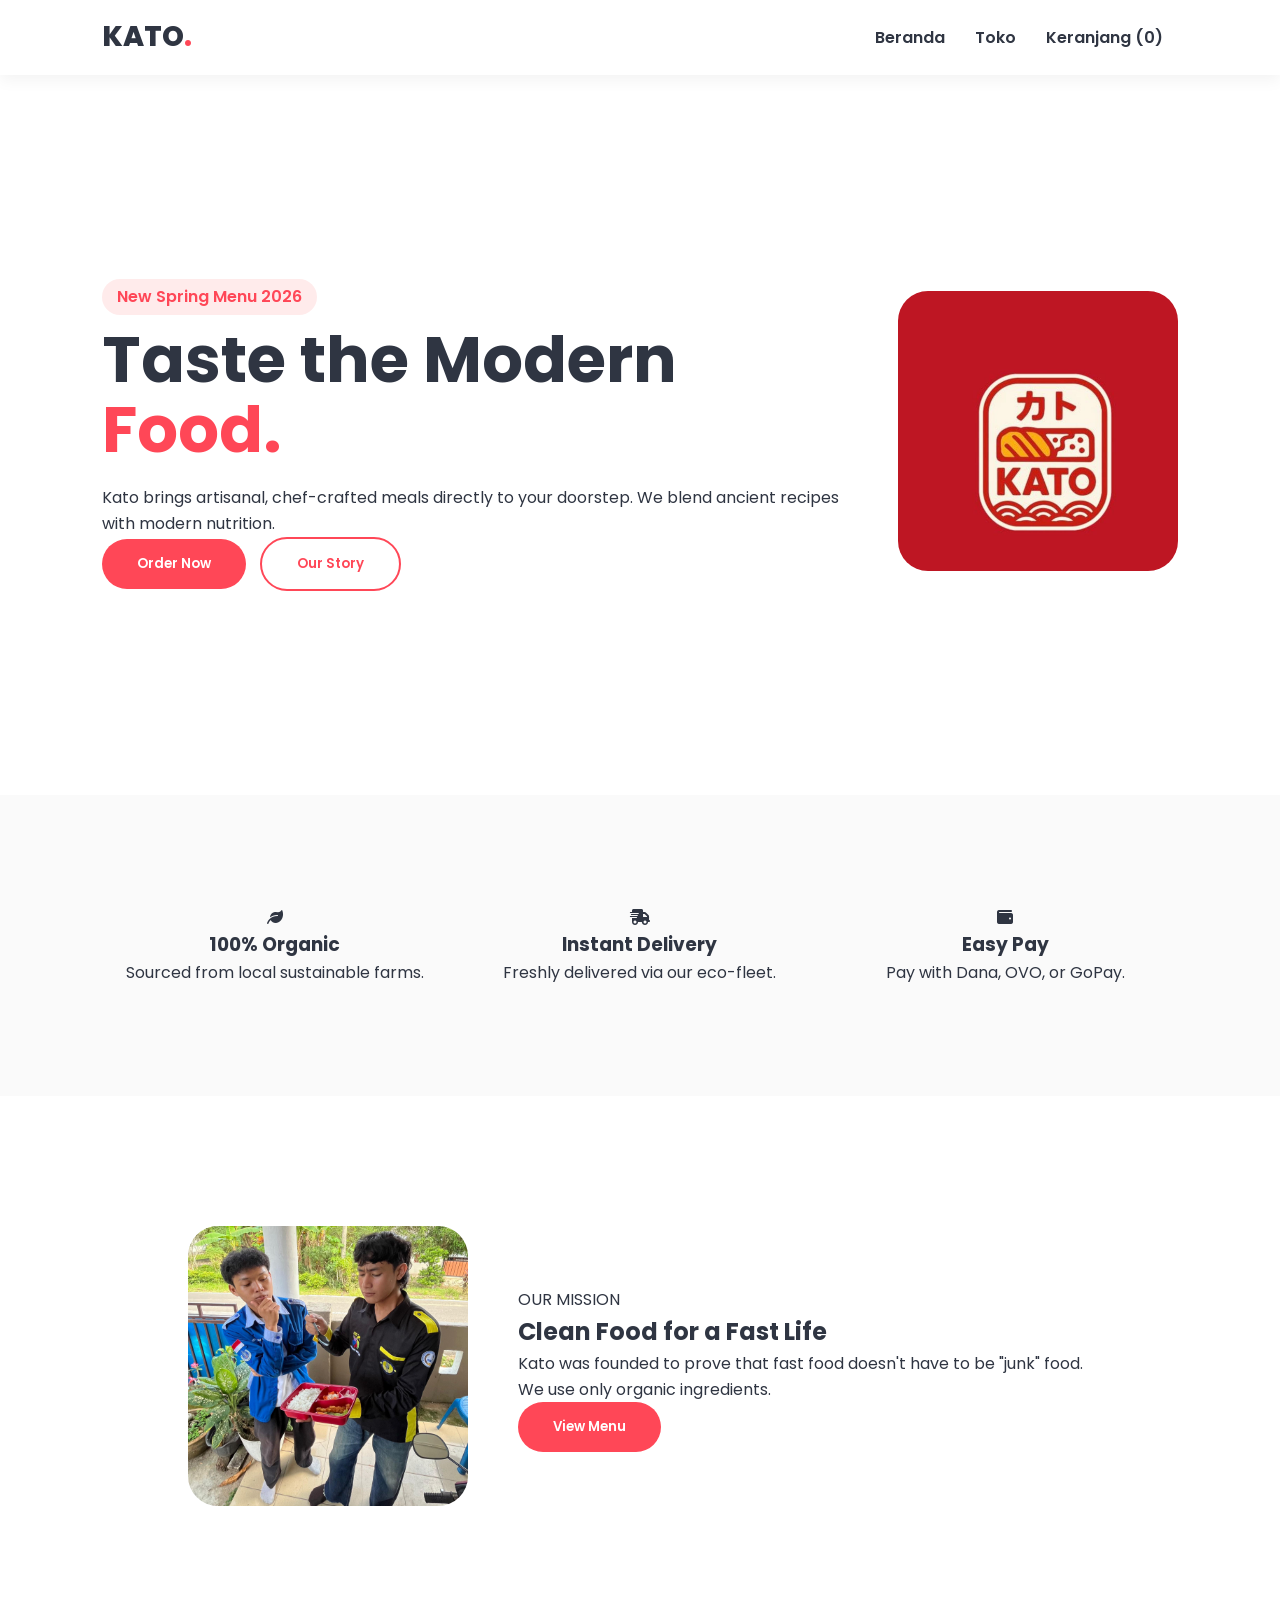
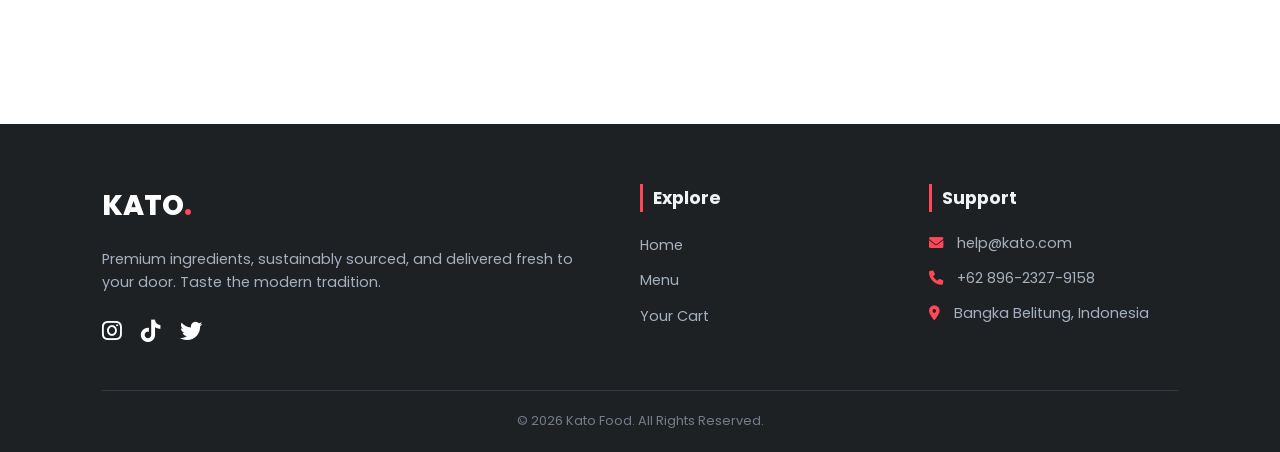
<file: index.html>
<!DOCTYPE html>
<html lang="en">
<head>
    <meta charset="UTF-8">
    <meta name="viewport" content="width=device-width, initial-scale=1.0">
    <title>Kato | Premium Food</title>

    <link rel="stylesheet" href="style.css">

    <!-- Font Awesome -->
    <link rel="stylesheet" href="https://cdnjs.cloudflare.com/ajax/libs/font-awesome/6.0.0/css/all.min.css">

    <!-- Google Font -->
    <link href="https://fonts.googleapis.com/css2?family=Poppins:wght@300;400;600;700&display=swap" rel="stylesheet">
</head>

<body>

    <!-- PREMIUM COLORFUL BACKGROUND -->
    <div class="bg-blobs">
        <div class="blob b1"></div>
        <div class="blob b2"></div>
        <div class="blob b3"></div>
        <div class="blob b4"></div>
        <div class="blob b5"></div>
    </div>

    <!-- Navigation -->
    <nav>
        <div class="logo" onclick="showSection('home')">
            KATO<span>.</span>
        </div>

        <ul class="nav-links">
            <li><a href="#" onclick="showSection('home')">Beranda</a></li>
            <li><a href="#" onclick="showSection('shop')">Toko</a></li>
            <li>
                <a href="#" onclick="showSection('cart')">
                    Keranjang (<span id="cart-count">0</span>)
                </a>
            </li>
        </ul>
    </nav>

    <!-- HOME -->
    <section id="home" class="page">

        <!-- HERO -->
        <div class="hero">

            <div class="hero-content">
                <div class="badge">New Spring Menu 2026</div>

                <h1>
                    Taste the Modern <br>
                    <span>Food.</span>
                </h1>

                <p>
                    Kato brings artisanal, chef-crafted meals directly to your doorstep.
                    We blend ancient recipes with modern nutrition.
                </p>

                <div class="hero-btns">
                    <button class="btn" onclick="showSection('shop')">
                        Order Now
                    </button>

                    <button class="btn btn-outline" onclick="scrollToAbout()">
                        Our Story
                    </button>
                </div>
            </div>

            <div class="hero-image">
                <img src="logo.jpg" alt="Healthy Bowl">
            </div>

        </div>

        <!-- FEATURES -->
        <div class="features-section">
            <div class="container">

                <div class="features-grid">

                    <div class="feature-card">
                        <i class="fas fa-leaf"></i>
                        <h3>100% Organic</h3>
                        <p>Sourced from local sustainable farms.</p>
                    </div>

                    <div class="feature-card">
                        <i class="fas fa-shipping-fast"></i>
                        <h3>Instant Delivery</h3>
                        <p>Freshly delivered via our eco-fleet.</p>
                    </div>

                    <div class="feature-card">
                        <i class="fas fa-wallet"></i>
                        <h3>Easy Pay</h3>
                        <p>Pay with Dana, OVO, or GoPay.</p>
                    </div>

                </div>
            </div>
        </div>

        <!-- ABOUT -->
        <div id="about-section" class="about-section">
            <div class="container">

                <div class="about-wrapper">

                    <div class="hero-image">
                        <img src="foto3.jpeg" alt="Our Kitchen">
                    </div>

                    <div class="about-text">
                        <span class="subtitle">OUR MISSION</span>

                        <h2>Clean Food for a Fast Life</h2>

                        <p>
                            Kato was founded to prove that fast food doesn't have to be
                            "junk" food. We use only organic ingredients.
                        </p>

                        <button class="btn" onclick="showSection('shop')">
                            View Menu
                        </button>
                    </div>

                </div>
            </div>
        </div>

    </section>

    <!-- SHOP -->
    <section id="shop" class="page" style="display:none;">
        <div class="container">

            <h2 class="section-title">Our Menu</h2>

            <div class="product-grid" id="product-grid"></div>

        </div>
    </section>

    <!-- PRODUCT DETAIL -->
    <section id="product-detail" class="page" style="display:none;">
        <div class="container">

            <button class="back-btn" onclick="showSection('shop')">
                ← Back to Shop
            </button>

            <div class="detail-container" id="detail-content"></div>

        </div>
    </section>

    <!-- CART -->
    <section id="cart" class="page" style="display:none;">
        <div class="container">

            <h2 class="section-title">Your Cart</h2>

            <div id="cart-items-container"></div>

            <div class="cart-summary" id="cart-summary"></div>

        </div>
    </section>

    <!-- CHECKOUT -->
    <section id="checkout" class="page" style="display:none;">
        <div class="container">

            <h2 class="section-title">Checkout</h2>

            <div class="checkout-wrapper">

                <form id="checkout-form">

                    <h3>1. Shipping Details</h3>

                    <input type="text" placeholder="Full Name" required>

                    <input type="email" placeholder="Email Address" required>

                    <textarea placeholder="Full Address (Street, House No, City)" required></textarea>

                    <h3>2. Choose E-Wallet</h3>

                    <div class="payment-grid">

                        <label class="payment-option">
                            <input type="radio" name="payment" value="Dana" checked>

                            <div class="pay-card dana">
                                <img src="dana.jpg" alt="Dana">
                                <span>DANA</span>
                            </div>
                        </label>

                        <label class="payment-option">
                            <input type="radio" name="payment" value="OVO">

                            <div class="pay-card ovo">
                                <img src="ovo.jpg" alt="OVO">
                                <span>OVO</span>
                            </div>
                        </label>

                        <label class="payment-option">
                            <input type="radio" name="payment" value="GoPay">

                            <div class="pay-card gopay">
                                <img src="gopayy.jpg" alt="GoPay">
                                <span>GoPay</span>
                            </div>
                        </label>

                    </div>

                    <div id="ewallet-phone-input">

                        <p style="margin-top:20px; font-size:0.9rem; color:#666;">
                            Enter your E-Wallet Phone Number:
                        </p>

                        <input type="tel" placeholder="0812-XXXX-XXXX" required>

                    </div>

                    <button type="submit"
                        class="btn checkout-submit-btn"
                        style="width:100%; margin-top:30px;">
                        Pay Now
                    </button>

                </form>

            </div>
        </div>
    </section>

    <!-- FOOTER -->
    <footer>

        <div class="footer-container">

            <div class="footer-brand">

                <div class="logo">
                    KATO<span>.</span>
                </div>

                <p>
                    Premium ingredients, sustainably sourced,
                    and delivered fresh to your door.
                    Taste the modern tradition.
                </p>

                <div class="social-links">
                    <a href="#"><i class="fab fa-instagram"></i></a>
                    <a href="#"><i class="fab fa-tiktok"></i></a>
                    <a href="#"><i class="fab fa-twitter"></i></a>
                </div>

            </div>

            <div class="footer-links">

                <h4>Explore</h4>

                <ul>
                    <li><a href="#" onclick="showSection('home')">Home</a></li>
                    <li><a href="#" onclick="showSection('shop')">Menu</a></li>
                    <li><a href="#" onclick="showSection('cart')">Your Cart</a></li>
                </ul>

            </div>

            <div class="footer-contact">

                <h4>Support</h4>

                <p><i class="fas fa-envelope"></i> help@kato.com</p>

                <p><i class="fas fa-phone"></i> +62 896-2327-9158</p>

                <p><i class="fas fa-map-marker-alt"></i> Bangka Belitung, Indonesia</p>

            </div>

        </div>

        <div class="footer-bottom">
            <p>&copy; 2026 Kato Food. All Rights Reserved.</p>
        </div>

    </footer>

    <!-- JS -->
    <script src="script.js"></script>

</body>
</html>
</file>
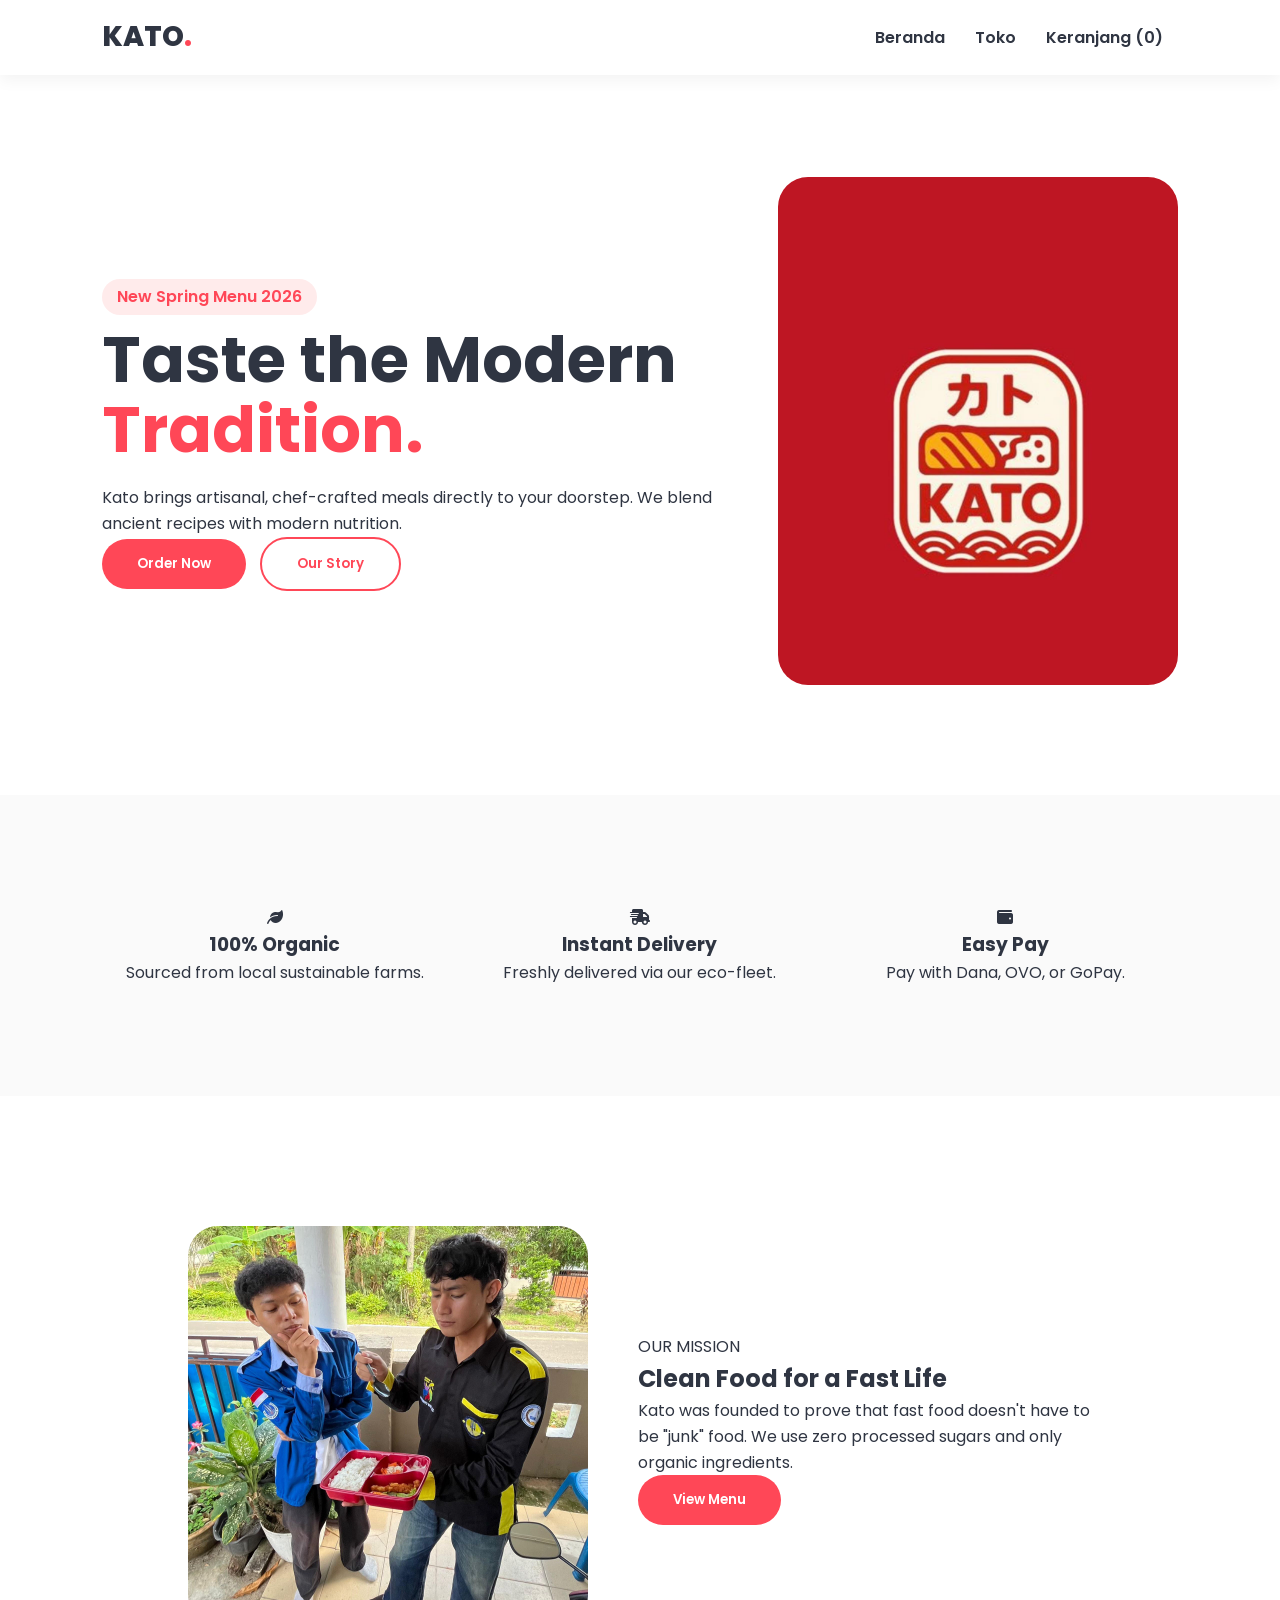
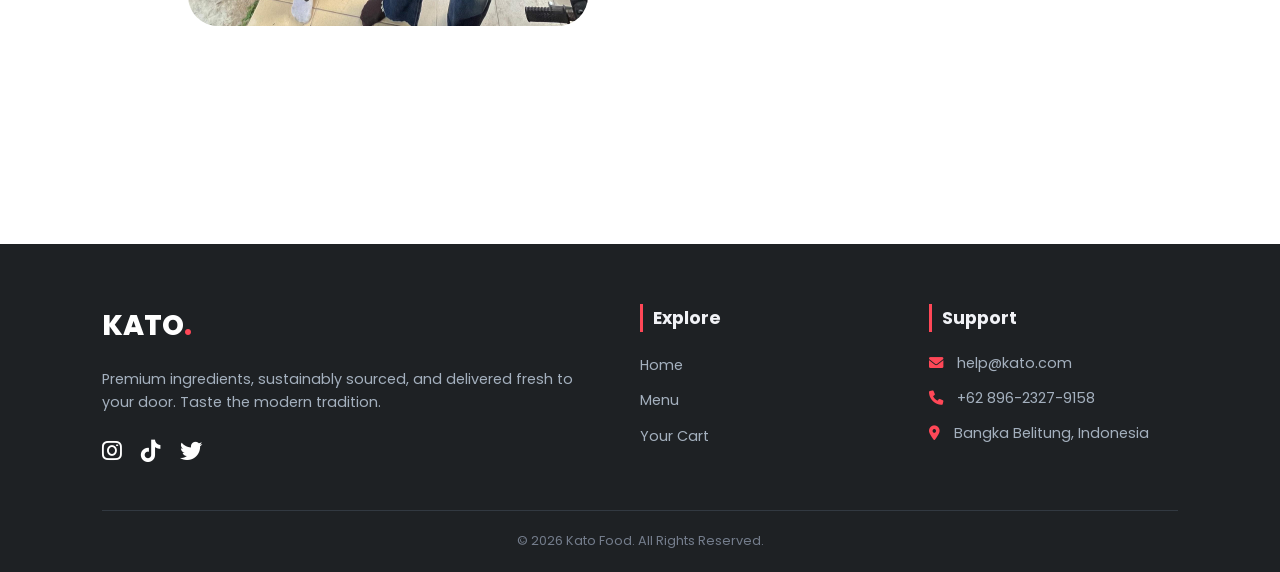
<file: kato/index.html>
<!DOCTYPE html>
<html lang="en">
<head>
    <meta charset="UTF-8">
    <meta name="viewport" content="width=device-width, initial-scale=1.0">
    <title>Kato | Premium Fresh Food</title>

    <link rel="stylesheet" href="style.css">

    <!-- Font Awesome -->
    <link rel="stylesheet" href="https://cdnjs.cloudflare.com/ajax/libs/font-awesome/6.0.0/css/all.min.css">

    <!-- Google Font -->
    <link href="https://fonts.googleapis.com/css2?family=Poppins:wght@300;400;600;700&display=swap" rel="stylesheet">
</head>

<body>

    <!-- PREMIUM COLORFUL BACKGROUND -->
    <div class="bg-blobs">
        <div class="blob b1"></div>
        <div class="blob b2"></div>
        <div class="blob b3"></div>
        <div class="blob b4"></div>
        <div class="blob b5"></div>
    </div>

    <!-- Navigation -->
    <nav>
        <div class="logo" onclick="showSection('home')">
            KATO<span>.</span>
        </div>

        <ul class="nav-links">
            <li><a href="#" onclick="showSection('home')">Beranda</a></li>
            <li><a href="#" onclick="showSection('shop')">Toko</a></li>
            <li>
                <a href="#" onclick="showSection('cart')">
                    Keranjang (<span id="cart-count">0</span>)
                </a>
            </li>
        </ul>
    </nav>

    <!-- HOME -->
    <section id="home" class="page">

        <!-- HERO -->
        <div class="hero">

            <div class="hero-content">
                <div class="badge">New Spring Menu 2026</div>

                <h1>
                    Taste the Modern <br>
                    <span>Tradition.</span>
                </h1>

                <p>
                    Kato brings artisanal, chef-crafted meals directly to your doorstep.
                    We blend ancient recipes with modern nutrition.
                </p>

                <div class="hero-btns">
                    <button class="btn" onclick="showSection('shop')">
                        Order Now
                    </button>

                    <button class="btn btn-outline" onclick="scrollToAbout()">
                        Our Story
                    </button>
                </div>
            </div>

            <div class="hero-image">
                <img src="logo.jpg" alt="Healthy Bowl">
            </div>

        </div>

        <!-- FEATURES -->
        <div class="features-section">
            <div class="container">

                <div class="features-grid">

                    <div class="feature-card">
                        <i class="fas fa-leaf"></i>
                        <h3>100% Organic</h3>
                        <p>Sourced from local sustainable farms.</p>
                    </div>

                    <div class="feature-card">
                        <i class="fas fa-shipping-fast"></i>
                        <h3>Instant Delivery</h3>
                        <p>Freshly delivered via our eco-fleet.</p>
                    </div>

                    <div class="feature-card">
                        <i class="fas fa-wallet"></i>
                        <h3>Easy Pay</h3>
                        <p>Pay with Dana, OVO, or GoPay.</p>
                    </div>

                </div>
            </div>
        </div>

        <!-- ABOUT -->
        <div id="about-section" class="about-section">
            <div class="container">

                <div class="about-wrapper">

                    <div class="hero-image">
                        <img src="foto3.jpeg" alt="Our Kitchen">
                    </div>

                    <div class="about-text">
                        <span class="subtitle">OUR MISSION</span>

                        <h2>Clean Food for a Fast Life</h2>

                        <p>
                            Kato was founded to prove that fast food doesn't have to be
                            "junk" food. We use zero processed sugars and only organic ingredients.
                        </p>

                        <button class="btn" onclick="showSection('shop')">
                            View Menu
                        </button>
                    </div>

                </div>
            </div>
        </div>

    </section>

    <!-- SHOP -->
    <section id="shop" class="page" style="display:none;">
        <div class="container">

            <h2 class="section-title">Our Menu</h2>

            <div class="product-grid" id="product-grid"></div>

        </div>
    </section>

    <!-- PRODUCT DETAIL -->
    <section id="product-detail" class="page" style="display:none;">
        <div class="container">

            <button class="back-btn" onclick="showSection('shop')">
                ← Back to Shop
            </button>

            <div class="detail-container" id="detail-content"></div>

        </div>
    </section>

    <!-- CART -->
    <section id="cart" class="page" style="display:none;">
        <div class="container">

            <h2 class="section-title">Your Cart</h2>

            <div id="cart-items-container"></div>

            <div class="cart-summary" id="cart-summary"></div>

        </div>
    </section>

    <!-- CHECKOUT -->
    <section id="checkout" class="page" style="display:none;">
        <div class="container">

            <h2 class="section-title">Checkout</h2>

            <div class="checkout-wrapper">

                <form id="checkout-form">

                    <h3>1. Shipping Details</h3>

                    <input type="text" placeholder="Full Name" required>

                    <input type="email" placeholder="Email Address" required>

                    <textarea placeholder="Full Address (Street, House No, City)" required></textarea>

                    <h3>2. Choose E-Wallet</h3>

                    <div class="payment-grid">

                        <label class="payment-option">
                            <input type="radio" name="payment" value="Dana" checked>

                            <div class="pay-card dana">
                                <img src="dana.jpg" alt="Dana">
                                <span>DANA</span>
                            </div>
                        </label>

                        <label class="payment-option">
                            <input type="radio" name="payment" value="OVO">

                            <div class="pay-card ovo">
                                <img src="ovo.jpg" alt="OVO">
                                <span>OVO</span>
                            </div>
                        </label>

                        <label class="payment-option">
                            <input type="radio" name="payment" value="GoPay">

                            <div class="pay-card gopay">
                                <img src="gopayy.jpg" alt="GoPay">
                                <span>GoPay</span>
                            </div>
                        </label>

                    </div>

                    <div id="ewallet-phone-input">

                        <p style="margin-top:20px; font-size:0.9rem; color:#666;">
                            Enter your E-Wallet Phone Number:
                        </p>

                        <input type="tel" placeholder="0812-XXXX-XXXX" required>

                    </div>

                    <button type="submit"
                        class="btn checkout-submit-btn"
                        style="width:100%; margin-top:30px;">
                        Pay Now
                    </button>

                </form>

            </div>
        </div>
    </section>

    <!-- FOOTER -->
    <footer>

        <div class="footer-container">

            <div class="footer-brand">

                <div class="logo">
                    KATO<span>.</span>
                </div>

                <p>
                    Premium ingredients, sustainably sourced,
                    and delivered fresh to your door.
                    Taste the modern tradition.
                </p>

                <div class="social-links">
                    <a href="#"><i class="fab fa-instagram"></i></a>
                    <a href="#"><i class="fab fa-tiktok"></i></a>
                    <a href="#"><i class="fab fa-twitter"></i></a>
                </div>

            </div>

            <div class="footer-links">

                <h4>Explore</h4>

                <ul>
                    <li><a href="#" onclick="showSection('home')">Home</a></li>
                    <li><a href="#" onclick="showSection('shop')">Menu</a></li>
                    <li><a href="#" onclick="showSection('cart')">Your Cart</a></li>
                </ul>

            </div>

            <div class="footer-contact">

                <h4>Support</h4>

                <p><i class="fas fa-envelope"></i> help@kato.com</p>

                <p><i class="fas fa-phone"></i> +62 896-2327-9158</p>

                <p><i class="fas fa-map-marker-alt"></i> Bangka Belitung, Indonesia</p>

            </div>

        </div>

        <div class="footer-bottom">
            <p>&copy; 2026 Kato Food. All Rights Reserved.</p>
        </div>

    </footer>

    <!-- JS -->
    <script src="script.js"></script>

</body>
</html>
</file>
<file: style.css>
:root {
    --primary: #FF4757;
    --secondary: #2F3542;
    --accent: #2ED573;
    --light: #F1F2F6;
    --white: #ffffff;
    --dana: #118EEA;
    --ovo: #4C2A86;
    --gopay: #00AED6;
}

* { margin: 0; padding: 0; box-sizing: border-box; font-family: 'Poppins', sans-serif; }
body { background-color: var(--light); color: var(--secondary); line-height: 1.6; }

/* Navigation */
nav { display: flex; justify-content: space-between; align-items: center; padding: 15px 8%; background: var(--white); position: sticky; top: 0; z-index: 1000; box-shadow: 0 5px 15px rgba(0,0,0,0.05); }
.logo { font-size: 28px; font-weight: 800; cursor: pointer; }
.logo span { color: var(--primary); }
.nav-links { display: flex; list-style: none; }
.nav-links a { text-decoration: none; color: var(--secondary); font-weight: 600; padding: 0 15px; }

/* Hero & Sections */
.hero { display: flex; align-items: center; padding: 60px 8%; min-height: 80vh; gap: 50px; background: white; }
.hero-content h1 { font-size: 4rem; line-height: 1.1; margin-bottom: 20px; }
.hero-content span { color: var(--primary); }
.hero-image img { width: 100%; max-width: 500px; border-radius: 40px; }
.badge { background: #ffebeb; color: var(--primary); padding: 5px 15px; border-radius: 20px; font-weight: 600; display: inline-block; margin-bottom: 10px; }

/* Payment Styles */
.payment-grid { display: grid; grid-template-columns: repeat(3, 1fr); gap: 15px; margin-top: 15px; }
.payment-option input { display: none; }
.pay-card {
    border: 2px solid #eee;
    padding: 15px;
    border-radius: 12px;
    text-align: center;
    cursor: pointer;
    transition: 0.3s;
    background: white;
}
.pay-card img { height: 25px; object-fit: contain; margin-bottom: 5px; display: block; margin-left: auto; margin-right: auto; }
.pay-card span { font-size: 0.8rem; font-weight: 700; }

/* Active Payment Selection */
.payment-option input:checked + .pay-card { border-color: var(--primary); background: #fff5f5; transform: translateY(-5px); }

/* Buttons */
.btn { padding: 15px 35px; background: var(--primary); color: white; border: none; border-radius: 50px; font-weight: 600; cursor: pointer; transition: 0.3s; }
.btn-outline { background: transparent; border: 2px solid var(--primary); color: var(--primary); margin-left: 10px; }

/* Styling for the Back to Shop Button */
.back-btn {
    background: white;
    border: 2px solid var(--primary);
    color: var(--primary);
    padding: 10px 25px;
    border-radius: 50px;
    font-weight: 600;
    font-size: 0.9rem;
    cursor: pointer;
    margin-bottom: 30px;
    display: inline-flex;
    align-items: center;
    gap: 8px;
    transition: all 0.3s ease;
    box-shadow: 0 4px 10px rgba(0,0,0,0.05);
}

.back-btn:hover {
    background: var(--primary);
    color: white;
    transform: translateX(-5px); /* Moves slightly left on hover */
    box-shadow: 0 6px 15px rgba(255, 71, 87, 0.2);
}

/* Ensure the detail container has enough space from the button */
#product-detail .container {
    padding-top: 30px;
}

/* General Layout */
.container { padding: 50px 8%; }
.product-grid { display: grid; grid-template-columns: repeat(auto-fit, minmax(280px, 1fr)); gap: 30px; }
.product-card { background: white; padding: 20px; border-radius: 25px; text-align: center; box-shadow: 0 10px 20px rgba(0,0,0,0.05); }
.product-card img { width: 100%; height: 220px; object-fit: cover; border-radius: 20px; }

/* About and Features */
.features-section { padding: 60px 0; background: #fafafa; }
.features-grid { display: grid; grid-template-columns: repeat(3, 1fr); gap: 20px; text-align: center; }
.about-section { background: white; padding: 80px 8%; }
.about-wrapper { display: flex; align-items: center; gap: 50px; }
.about-image img { width: 100%; border-radius: 20px; }

/* Checkout Form */
#checkout-form { background: white; padding: 40px; border-radius: 25px; max-width: 600px; margin: 0 auto; }
#checkout-form input, #checkout-form textarea { width: 100%; padding: 12px; margin: 10px 0; border: 1px solid #ddd; border-radius: 10px; }

/* Target the image inside the hero-image div */
.hero-image img {
    width: 280px; /* sesuaikan */
    height: 280px;
    object-fit: cover;
    border-radius: 30px;

   
}
.product-card img {
    width: 100%;
    height: 200px; /* Atur tinggi yang seragam */
    object-fit: cover; /* Foto akan otomatis terpotong rapi di tengah */
    border-radius: 15px;
}

@media (max-width: 768px) {
    .hero, .about-wrapper, .features-grid { flex-direction: column; text-align: center; }
    .payment-grid { grid-template-columns: 1fr; }
}

/* --- BACKGROUND BLOBS DESIGN --- */
.bg-blobs {
    position: fixed; top: 0; left: 0; width: 100%; height: 100%;
    z-index: -1; overflow: hidden; filter: blur(70px); opacity: 0.6;
}
.blob { position: absolute; border-radius: 50%; animation: moveBlobs 20s infinite alternate; }
.b1 { width: 400px; height: 400px; background: #ffebeb; top: -10%; left: -5%; }
.b2 { width: 450px; height: 450px; background: #e8f7ee; bottom: -5%; right: -5%; animation-delay: -5s; }
.b3 { width: 300px; height: 300px; background: #fff4e0; top: 30%; right: 20%; animation-delay: -10s; }

@keyframes moveBlobs {
    0% { transform: translate(0, 0) scale(1); }
    100% { transform: translate(50px, 100px) scale(1.1); }
}

/* --- FOOTER DESIGN --- */
footer {
    background: #1e2124;
    color: #f1f2f6;
    padding: 60px 8% 20px;
    margin-top: 80px;
}
.footer-container {
    display: grid;
    grid-template-columns: 2fr 1fr 1fr;
    gap: 40px;
}
.footer-brand .logo { color: white; margin-bottom: 20px; }
.footer-brand p { font-size: 0.9rem; color: #a4b0be; line-height: 1.6; margin-bottom: 20px; }
.social-links a { color: white; font-size: 1.4rem; margin-right: 15px; transition: 0.3s; }
.social-links a:hover { color: var(--primary); }

.footer-links h4, .footer-contact h4 { margin-bottom: 20px; font-size: 1.1rem; border-left: 3px solid var(--primary); padding-left: 10px; }
.footer-links ul { list-style: none; }
.footer-links li { margin-bottom: 10px; }
.footer-links a { color: #a4b0be; text-decoration: none; transition: 0.3s; font-size: 0.9rem; }
.footer-links a:hover { color: var(--primary); }

.footer-contact p { margin-bottom: 12px; font-size: 0.9rem; color: #a4b0be; }
.footer-contact i { color: var(--primary); margin-right: 10px; }

.footer-bottom {
    text-align: center;
    border-top: 1px solid #323941;
    margin-top: 40px;
    padding-top: 20px;
    font-size: 0.8rem;
    color: #747d8c;
}

/* Fix for mobile footer */
@media (max-width: 768px) {
    .footer-container { grid-template-columns: 1fr; text-align: center; }
    .footer-links h4, .footer-contact h4 { border: none; padding: 0; }
}

/* ===== ULTRA COLORFUL PREMIUM BACKGROUND ===== */

body{
    background:
    radial-gradient(circle at top left, rgba(255,71,87,0.35), transparent 30%),
    radial-gradient(circle at top right, rgba(46,213,115,0.30), transparent 30%),
    radial-gradient(circle at bottom left, rgba(112,161,255,0.30), transparent 30%),
    radial-gradient(circle at bottom right, rgba(255,165,2,0.25), transparent 30%),
    linear-gradient(135deg, #f8fbff, #eef2ff);

    background-attachment: fixed;
    overflow-x: hidden;
    position: relative;
}

/* Animated Glow Orbs */
.bg-blobs{
    position: fixed;
    inset: 0;
    z-index: -1;
    overflow: hidden;
    pointer-events: none;
}

/* Blob Base */
.blob{
    position: absolute;
    border-radius: 50%;
    filter: blur(100px);
    opacity: 0.6;
    mix-blend-mode: screen;
    animation: blobMove 18s infinite alternate ease-in-out;
}

/* RED/PINK */
.b1{
    width: 500px;
    height: 500px;
    background: #ff4757;
    top: -150px;
    left: -100px;
}

/* GREEN */
.b2{
    width: 450px;
    height: 450px;
    background: #2ed573;
    bottom: -120px;
    right: -100px;
    animation-delay: 3s;
}

/* BLUE */
.b3{
    width: 350px;
    height: 350px;
    background: #70a1ff;
    top: 40%;
    left: 60%;
    animation-delay: 6s;
}

/* PURPLE */
.b4{
    width: 300px;
    height: 300px;
    background: #a55eea;
    top: 15%;
    right: 20%;
    animation-delay: 9s;
}

/* YELLOW */
.b5{
    width: 280px;
    height: 280px;
    background: #ffa502;
    bottom: 10%;
    left: 20%;
    animation-delay: 12s;
}

/* Blob Animation */
@keyframes blobMove{
    0%{
        transform: translate(0,0) scale(1);
    }

    50%{
        transform: translate(40px,-60px) scale(1.15);
    }

    100%{
        transform: translate(-30px,40px) scale(0.95);
    }
}

/* Noise Texture Effect */
body::before{
    content: "";
    position: fixed;
    inset: 0;
    background-image:
    radial-gradient(rgba(255,255,255,0.08) 1px, transparent 1px);

    background-size: 4px 4px;
    z-index: -1;
    opacity: 0.4;
    pointer-events: none;
}

/* Extra Glow */
body::after{
    content: "";
    position: fixed;
    inset: 0;
    background:
    radial-gradient(circle at center,
    rgba(255,255,255,0.15),
    transparent 60%);
    z-index: -1;
    pointer-events: none;
}

/* Mengatur agar layout detail rapi (side-by-side) */
.detail-container {
    display: flex;
    gap: 40px;
    align-items: flex-start;
    flex-wrap: wrap; /* Agar responsif ke bawah di layar kecil */
}

/* Membatasi ukuran gambar di dalam detail */
.detail-container img {
    width: 100%;
    max-width: 300px; /* sebelumnya 450px */
    height: 300px;
    object-fit: cover;
    border-radius: 20px;
}
/* Mengatur agar teks detail proporsional */
.detail-info {
    flex: 1;
    min-width: 300px;
}
</file>
<file: kato/style.css>
:root {
    --primary: #FF4757;
    --secondary: #2F3542;
    --accent: #2ED573;
    --light: #F1F2F6;
    --white: #ffffff;
    --dana: #118EEA;
    --ovo: #4C2A86;
    --gopay: #00AED6;
}

* { margin: 0; padding: 0; box-sizing: border-box; font-family: 'Poppins', sans-serif; }
body { background-color: var(--light); color: var(--secondary); line-height: 1.6; }

/* Navigation */
nav { display: flex; justify-content: space-between; align-items: center; padding: 15px 8%; background: var(--white); position: sticky; top: 0; z-index: 1000; box-shadow: 0 5px 15px rgba(0,0,0,0.05); }
.logo { font-size: 28px; font-weight: 800; cursor: pointer; }
.logo span { color: var(--primary); }
.nav-links { display: flex; list-style: none; }
.nav-links a { text-decoration: none; color: var(--secondary); font-weight: 600; padding: 0 15px; }

/* Hero & Sections */
.hero { display: flex; align-items: center; padding: 60px 8%; min-height: 80vh; gap: 50px; background: white; }
.hero-content h1 { font-size: 4rem; line-height: 1.1; margin-bottom: 20px; }
.hero-content span { color: var(--primary); }
.hero-image img { width: 100%; max-width: 500px; border-radius: 40px; }
.badge { background: #ffebeb; color: var(--primary); padding: 5px 15px; border-radius: 20px; font-weight: 600; display: inline-block; margin-bottom: 10px; }

/* Payment Styles */
.payment-grid { display: grid; grid-template-columns: repeat(3, 1fr); gap: 15px; margin-top: 15px; }
.payment-option input { display: none; }
.pay-card {
    border: 2px solid #eee;
    padding: 15px;
    border-radius: 12px;
    text-align: center;
    cursor: pointer;
    transition: 0.3s;
    background: white;
}
.pay-card img { height: 25px; object-fit: contain; margin-bottom: 5px; display: block; margin-left: auto; margin-right: auto; }
.pay-card span { font-size: 0.8rem; font-weight: 700; }

/* Active Payment Selection */
.payment-option input:checked + .pay-card { border-color: var(--primary); background: #fff5f5; transform: translateY(-5px); }

/* Buttons */
.btn { padding: 15px 35px; background: var(--primary); color: white; border: none; border-radius: 50px; font-weight: 600; cursor: pointer; transition: 0.3s; }
.btn-outline { background: transparent; border: 2px solid var(--primary); color: var(--primary); margin-left: 10px; }

/* Styling for the Back to Shop Button */
.back-btn {
    background: white;
    border: 2px solid var(--primary);
    color: var(--primary);
    padding: 10px 25px;
    border-radius: 50px;
    font-weight: 600;
    font-size: 0.9rem;
    cursor: pointer;
    margin-bottom: 30px;
    display: inline-flex;
    align-items: center;
    gap: 8px;
    transition: all 0.3s ease;
    box-shadow: 0 4px 10px rgba(0,0,0,0.05);
}

.back-btn:hover {
    background: var(--primary);
    color: white;
    transform: translateX(-5px); /* Moves slightly left on hover */
    box-shadow: 0 6px 15px rgba(255, 71, 87, 0.2);
}

/* Ensure the detail container has enough space from the button */
#product-detail .container {
    padding-top: 30px;
}

/* General Layout */
.container { padding: 50px 8%; }
.product-grid { display: grid; grid-template-columns: repeat(auto-fit, minmax(280px, 1fr)); gap: 30px; }
.product-card { background: white; padding: 20px; border-radius: 25px; text-align: center; box-shadow: 0 10px 20px rgba(0,0,0,0.05); }
.product-card img { width: 100%; height: 220px; object-fit: cover; border-radius: 20px; }

/* About and Features */
.features-section { padding: 60px 0; background: #fafafa; }
.features-grid { display: grid; grid-template-columns: repeat(3, 1fr); gap: 20px; text-align: center; }
.about-section { background: white; padding: 80px 8%; }
.about-wrapper { display: flex; align-items: center; gap: 50px; }
.about-image img { width: 100%; border-radius: 20px; }

/* Checkout Form */
#checkout-form { background: white; padding: 40px; border-radius: 25px; max-width: 600px; margin: 0 auto; }
#checkout-form input, #checkout-form textarea { width: 100%; padding: 12px; margin: 10px 0; border: 1px solid #ddd; border-radius: 10px; }

/* Target the image inside the hero-image div */
.hero-image img {
    width: 400px;           
    height: auto;            
    border-radius: 30px;    
    object-fit: cover;       
    
   
}
.product-card img {
    width: 100%;
    height: 200px; /* Atur tinggi yang seragam */
    object-fit: cover; /* Foto akan otomatis terpotong rapi di tengah */
    border-radius: 15px;
}

@media (max-width: 768px) {
    .hero, .about-wrapper, .features-grid { flex-direction: column; text-align: center; }
    .payment-grid { grid-template-columns: 1fr; }
}

/* --- BACKGROUND BLOBS DESIGN --- */
.bg-blobs {
    position: fixed; top: 0; left: 0; width: 100%; height: 100%;
    z-index: -1; overflow: hidden; filter: blur(70px); opacity: 0.6;
}
.blob { position: absolute; border-radius: 50%; animation: moveBlobs 20s infinite alternate; }
.b1 { width: 400px; height: 400px; background: #ffebeb; top: -10%; left: -5%; }
.b2 { width: 450px; height: 450px; background: #e8f7ee; bottom: -5%; right: -5%; animation-delay: -5s; }
.b3 { width: 300px; height: 300px; background: #fff4e0; top: 30%; right: 20%; animation-delay: -10s; }

@keyframes moveBlobs {
    0% { transform: translate(0, 0) scale(1); }
    100% { transform: translate(50px, 100px) scale(1.1); }
}

/* --- FOOTER DESIGN --- */
footer {
    background: #1e2124;
    color: #f1f2f6;
    padding: 60px 8% 20px;
    margin-top: 80px;
}
.footer-container {
    display: grid;
    grid-template-columns: 2fr 1fr 1fr;
    gap: 40px;
}
.footer-brand .logo { color: white; margin-bottom: 20px; }
.footer-brand p { font-size: 0.9rem; color: #a4b0be; line-height: 1.6; margin-bottom: 20px; }
.social-links a { color: white; font-size: 1.4rem; margin-right: 15px; transition: 0.3s; }
.social-links a:hover { color: var(--primary); }

.footer-links h4, .footer-contact h4 { margin-bottom: 20px; font-size: 1.1rem; border-left: 3px solid var(--primary); padding-left: 10px; }
.footer-links ul { list-style: none; }
.footer-links li { margin-bottom: 10px; }
.footer-links a { color: #a4b0be; text-decoration: none; transition: 0.3s; font-size: 0.9rem; }
.footer-links a:hover { color: var(--primary); }

.footer-contact p { margin-bottom: 12px; font-size: 0.9rem; color: #a4b0be; }
.footer-contact i { color: var(--primary); margin-right: 10px; }

.footer-bottom {
    text-align: center;
    border-top: 1px solid #323941;
    margin-top: 40px;
    padding-top: 20px;
    font-size: 0.8rem;
    color: #747d8c;
}

/* Fix for mobile footer */
@media (max-width: 768px) {
    .footer-container { grid-template-columns: 1fr; text-align: center; }
    .footer-links h4, .footer-contact h4 { border: none; padding: 0; }
}

/* ===== ULTRA COLORFUL PREMIUM BACKGROUND ===== */

body{
    background:
    radial-gradient(circle at top left, rgba(255,71,87,0.35), transparent 30%),
    radial-gradient(circle at top right, rgba(46,213,115,0.30), transparent 30%),
    radial-gradient(circle at bottom left, rgba(112,161,255,0.30), transparent 30%),
    radial-gradient(circle at bottom right, rgba(255,165,2,0.25), transparent 30%),
    linear-gradient(135deg, #f8fbff, #eef2ff);

    background-attachment: fixed;
    overflow-x: hidden;
    position: relative;
}

/* Animated Glow Orbs */
.bg-blobs{
    position: fixed;
    inset: 0;
    z-index: -1;
    overflow: hidden;
    pointer-events: none;
}

/* Blob Base */
.blob{
    position: absolute;
    border-radius: 50%;
    filter: blur(100px);
    opacity: 0.6;
    mix-blend-mode: screen;
    animation: blobMove 18s infinite alternate ease-in-out;
}

/* RED/PINK */
.b1{
    width: 500px;
    height: 500px;
    background: #ff4757;
    top: -150px;
    left: -100px;
}

/* GREEN */
.b2{
    width: 450px;
    height: 450px;
    background: #2ed573;
    bottom: -120px;
    right: -100px;
    animation-delay: 3s;
}

/* BLUE */
.b3{
    width: 350px;
    height: 350px;
    background: #70a1ff;
    top: 40%;
    left: 60%;
    animation-delay: 6s;
}

/* PURPLE */
.b4{
    width: 300px;
    height: 300px;
    background: #a55eea;
    top: 15%;
    right: 20%;
    animation-delay: 9s;
}

/* YELLOW */
.b5{
    width: 280px;
    height: 280px;
    background: #ffa502;
    bottom: 10%;
    left: 20%;
    animation-delay: 12s;
}

/* Blob Animation */
@keyframes blobMove{
    0%{
        transform: translate(0,0) scale(1);
    }

    50%{
        transform: translate(40px,-60px) scale(1.15);
    }

    100%{
        transform: translate(-30px,40px) scale(0.95);
    }
}

/* Noise Texture Effect */
body::before{
    content: "";
    position: fixed;
    inset: 0;
    background-image:
    radial-gradient(rgba(255,255,255,0.08) 1px, transparent 1px);

    background-size: 4px 4px;
    z-index: -1;
    opacity: 0.4;
    pointer-events: none;
}

/* Extra Glow */
body::after{
    content: "";
    position: fixed;
    inset: 0;
    background:
    radial-gradient(circle at center,
    rgba(255,255,255,0.15),
    transparent 60%);
    z-index: -1;
    pointer-events: none;
}
</file>
